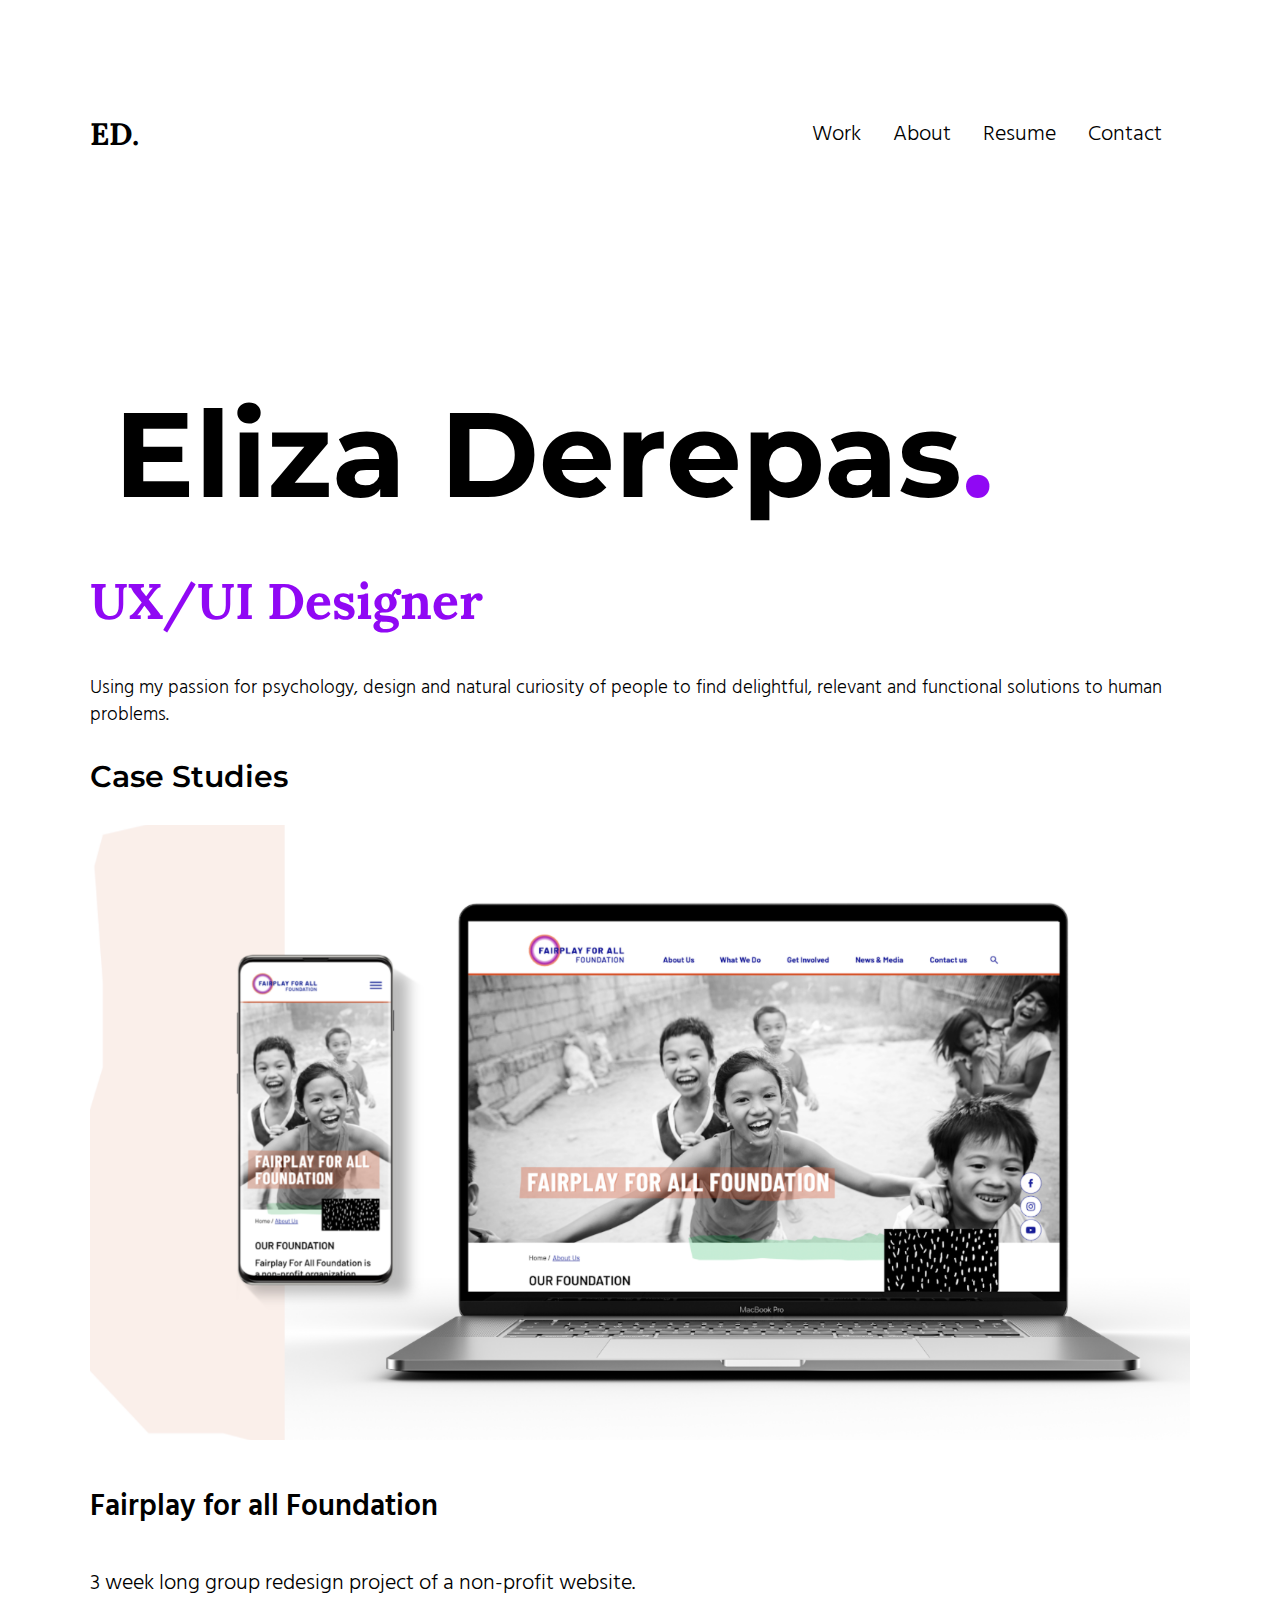
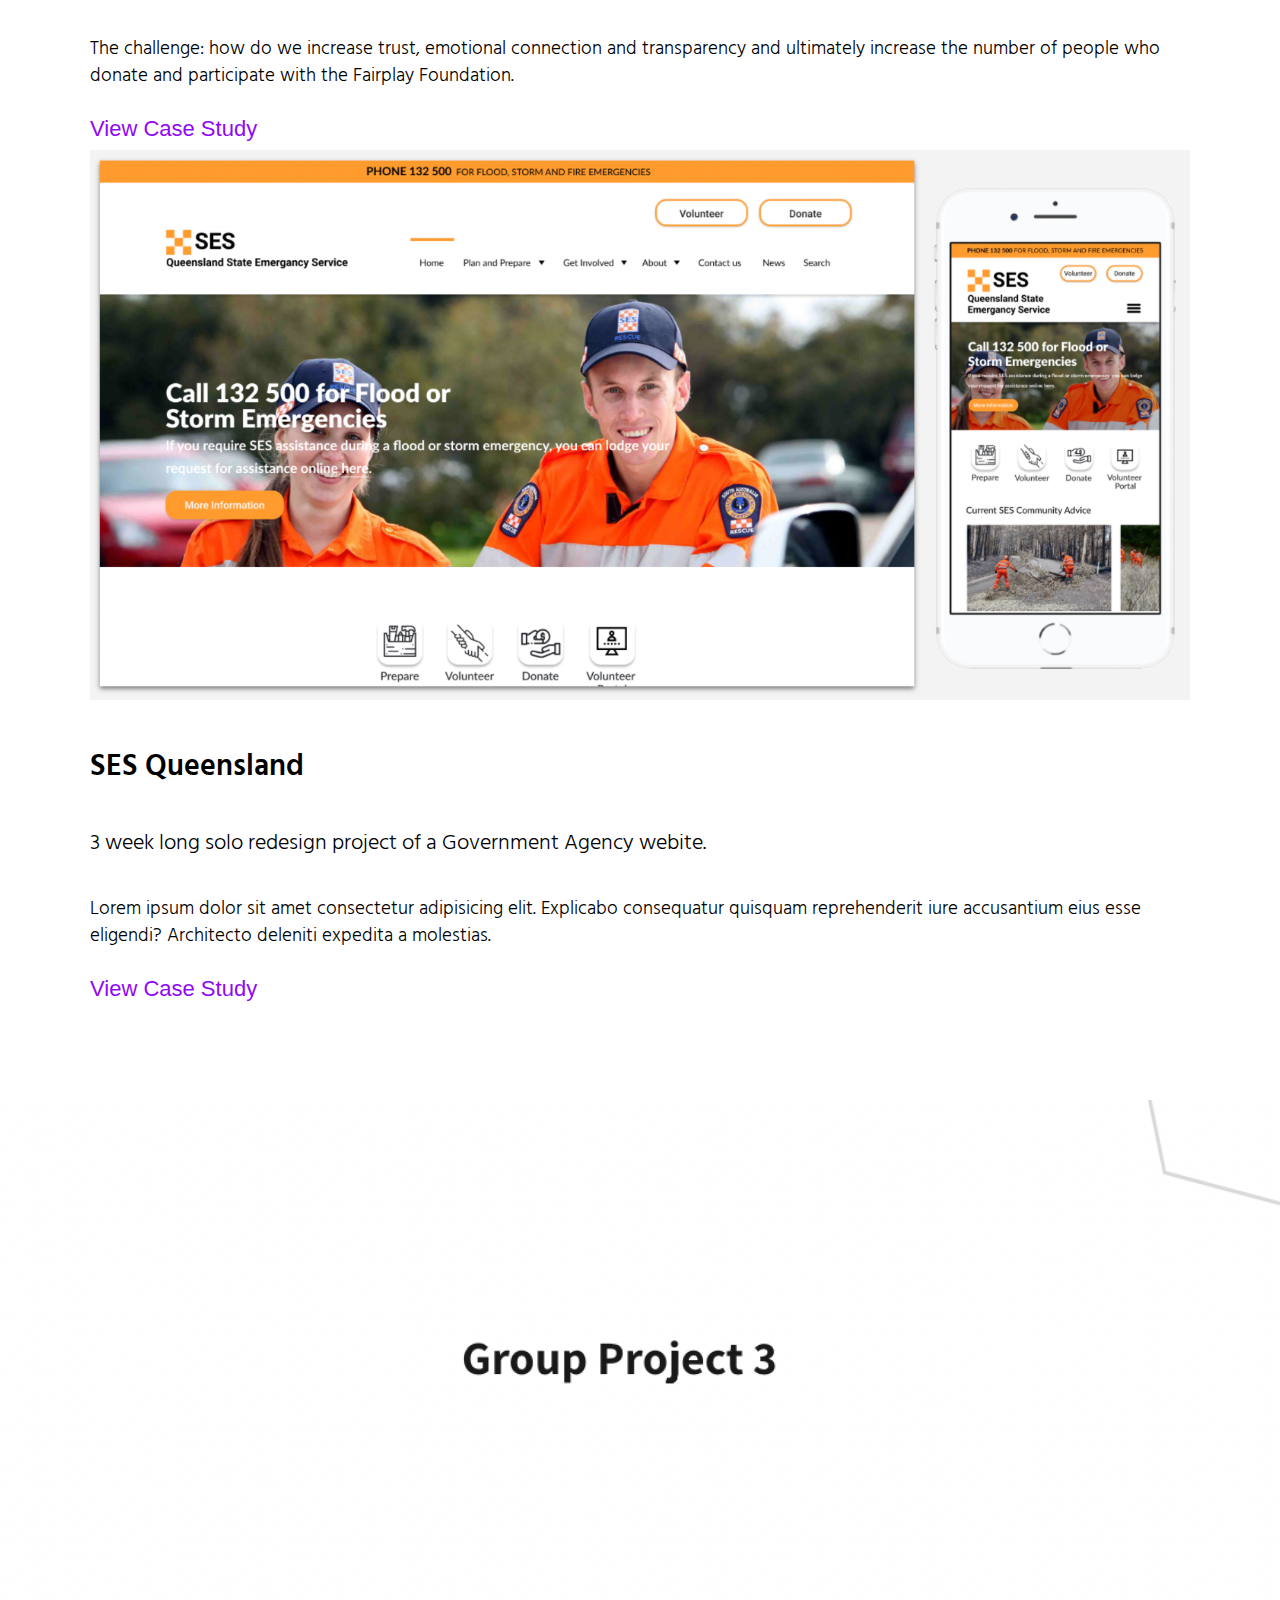
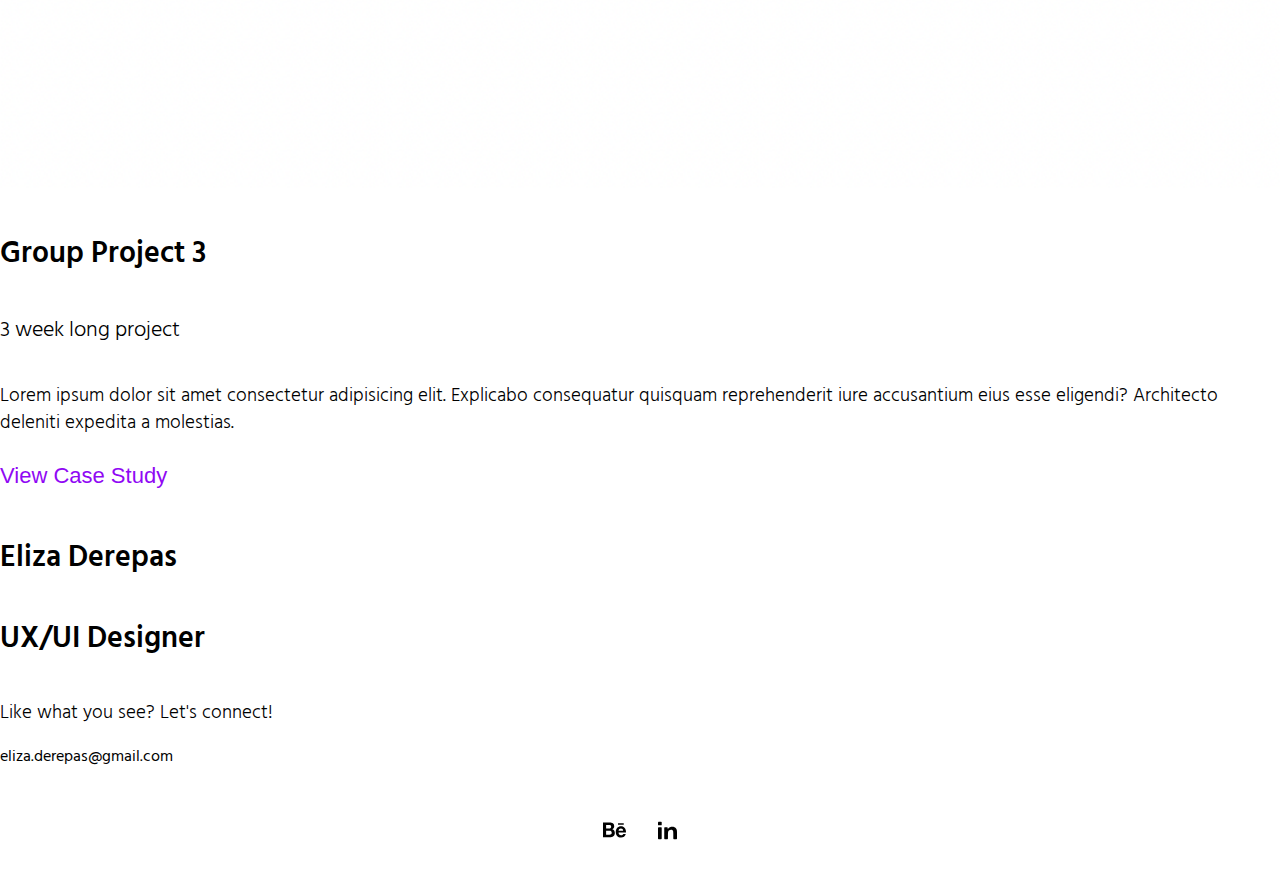
<file: index.html>
<!DOCTYPE html>
<html lang="en">
<head>
    <meta charset="UTF-8">
    <meta name="viewport" content="width=device-width, initial-scale=1.0">
    <title>Document</title>
    <link rel="stylesheet" href="style.css">
    <link rel="preconnect" href="https://fonts.gstatic.com">
    <link href="https://fonts.googleapis.com/css2?family=Montserrat:wght@700&display=swap" rel="stylesheet">
</head>
<body>


    <div class="nav-container">
        <header>
            <a href="index.html" class="logo">ED.</a>
            <nav>
                <ul>
                    <li><a href="work.html">Work</a></li>
                    <li><a href="about.html">About</a></li>
                    <li><a href="resume.html">Resume</a></li>
                    <li><a href="contact.html">Contact</a></li>
                </ul>
            </nav>
        </header>
    </div>

    <main class="grid-container-cols-12">
        
        <div class="hero">
            <div class="rectangle">
                <div class="content">
                <h1>Eliza Derepas<span class="purple">.</span></h1> 
                <h2>UX/UI Designer</h2>
                <p> Using my passion for psychology, design and natural curiosity of people to 
                    find delightful, relevant and functional solutions to human problems.
                </p>
            </div>
        </div>


        <section class="case-studies">
            <h3> Case Studies </h3>

            <div class="container-case-study1">
                
                <div class="imgFAIRPLAY">
                    <img src="images/fairplayimage.png" alt="fairplay images">

                    <div class="textFAIRPLAY">
                        <h4>Fairplay for all Foundation</h4>
                        <h5>3 week long group redesign project of a non-profit website. </h5>
                        <p>The challenge: how do we increase trust, emotional connection and 
                            transparency and ultimately increase the number of people who donate 
                            and participate with the Fairplay Foundation.</p>
                    </div>
                    <button type="button">View Case Study</button>
                </div>
            
            </div>

            <div class="container-case-study2">
                
                    <div class="imgSES">
                        <img src="images/sesimage.png" alt="SES images"> </div>

                        <div class="textSES">
                            <h4>SES Queensland</h4>
                            <h5>3 week long solo redesign project of a Government Agency webite.  
                            </h5>
                            <p>Lorem ipsum dolor sit amet consectetur adipisicing elit. Explicabo 
                            consequatur quisquam reprehenderit iure accusantium eius esse eligendi? 
                            Architecto deleniti expedita a molestias.
                            </p>
                        </div>
                        <button type="button">View Case Study</button>
                    </div>
                
            </div>

            <div class="container-case-study3">
                
                <div class="imgTBD">
                    <img src="images/groupproject3.png" alt="group project 3 images">

                    <div class="textTBD">
                        <h4>Group Project 3</h4>
                        <h5>3 week long project </h5>
                        <p>Lorem ipsum dolor sit amet consectetur adipisicing elit. Explicabo 
                        consequatur quisquam reprehenderit iure accusantium eius esse eligendi? 
                        Architecto deleniti expedita a molestias. </p>
                    </div>
                    <button type="button">View Case Study</button>
                </div>
            
            </div>

        
        </section>
    </main> 

    <footer>
        <h4>Eliza Derepas</h4>
        <h4>UX/UI Designer</h4>
        <p>Like what you see? Let's connect!</p>
        <a href="eliza.derepas@gmail.com">eliza.derepas@gmail.com</a></p>
        <div class="socials">
            <ul>
                <li>
                    <a href="#"><img src="images/behance.svg" alt="behance"></a>
                </li>
                <li>
                    <a href="#"><img src="images/linkedin.svg" alt="linkedin"></a>
                </li>
            </ul>
        </div>
    </footer>
</body>
</html>
</file>
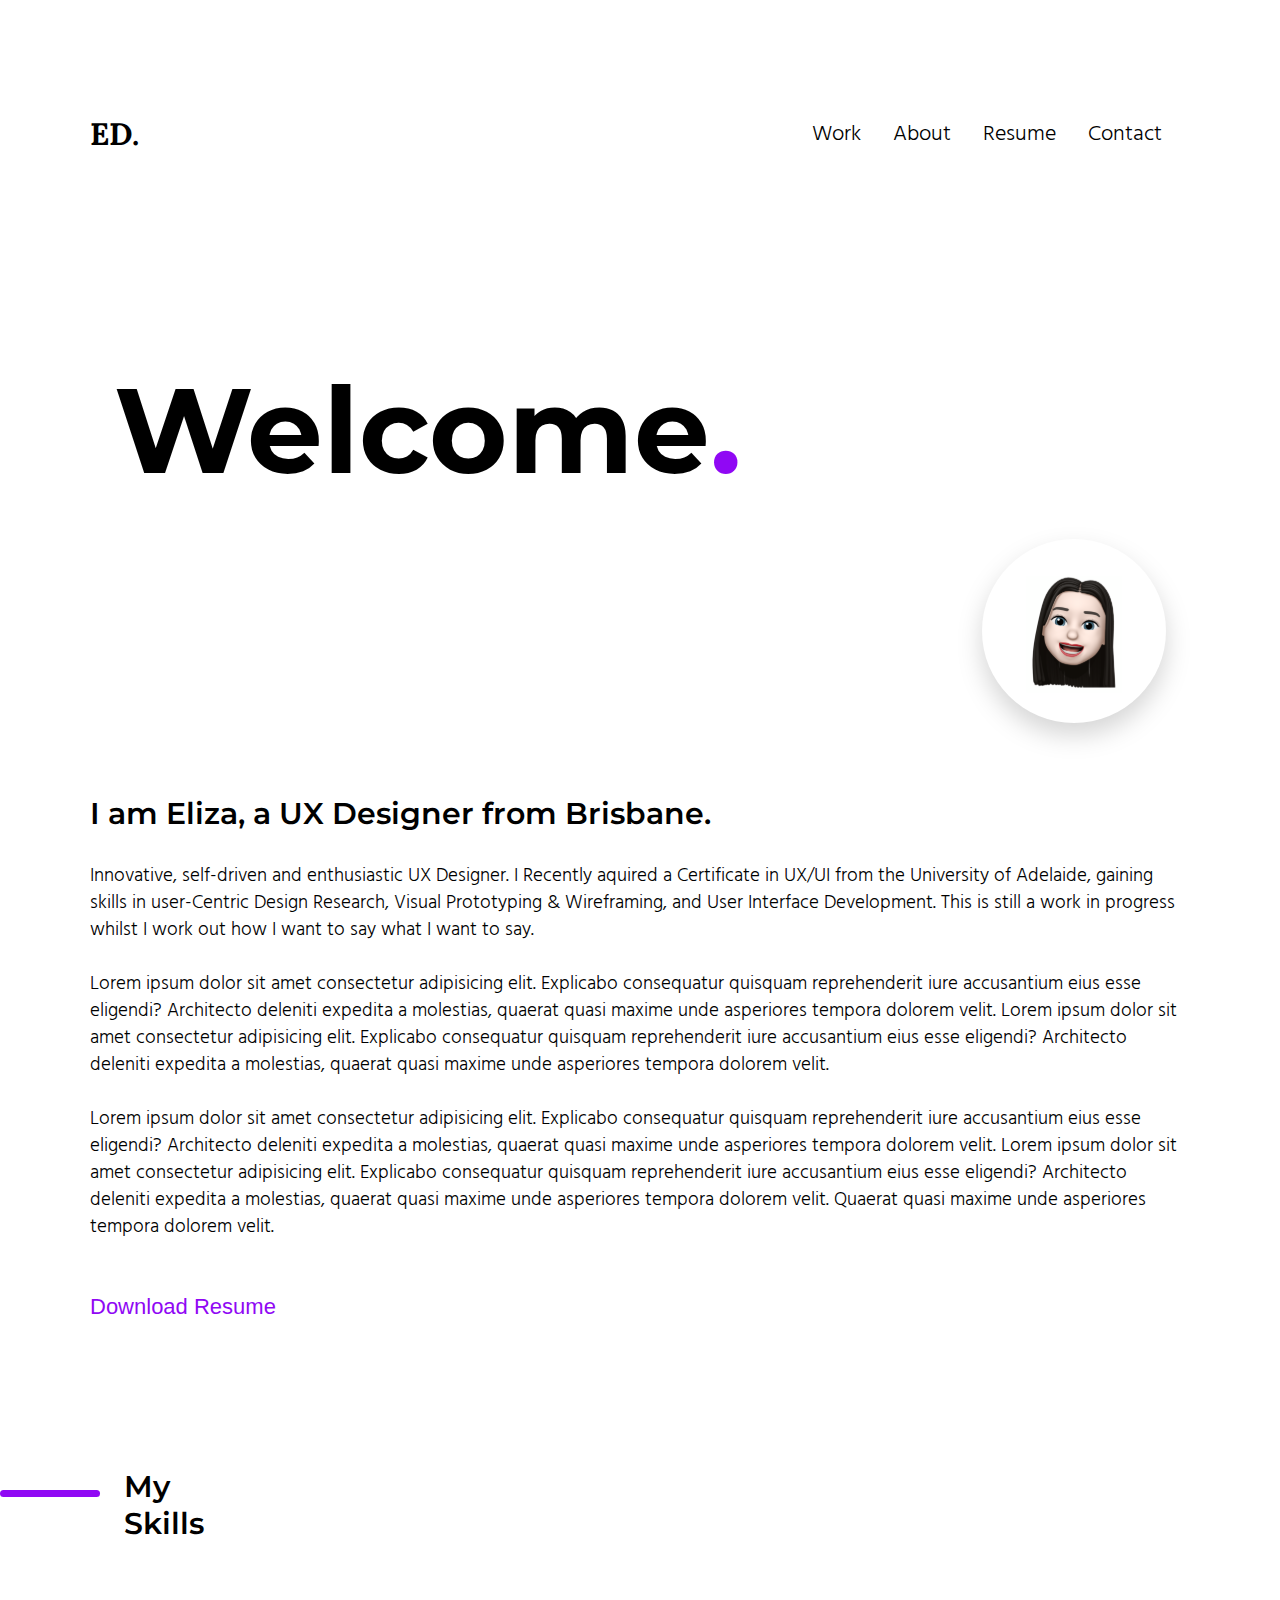
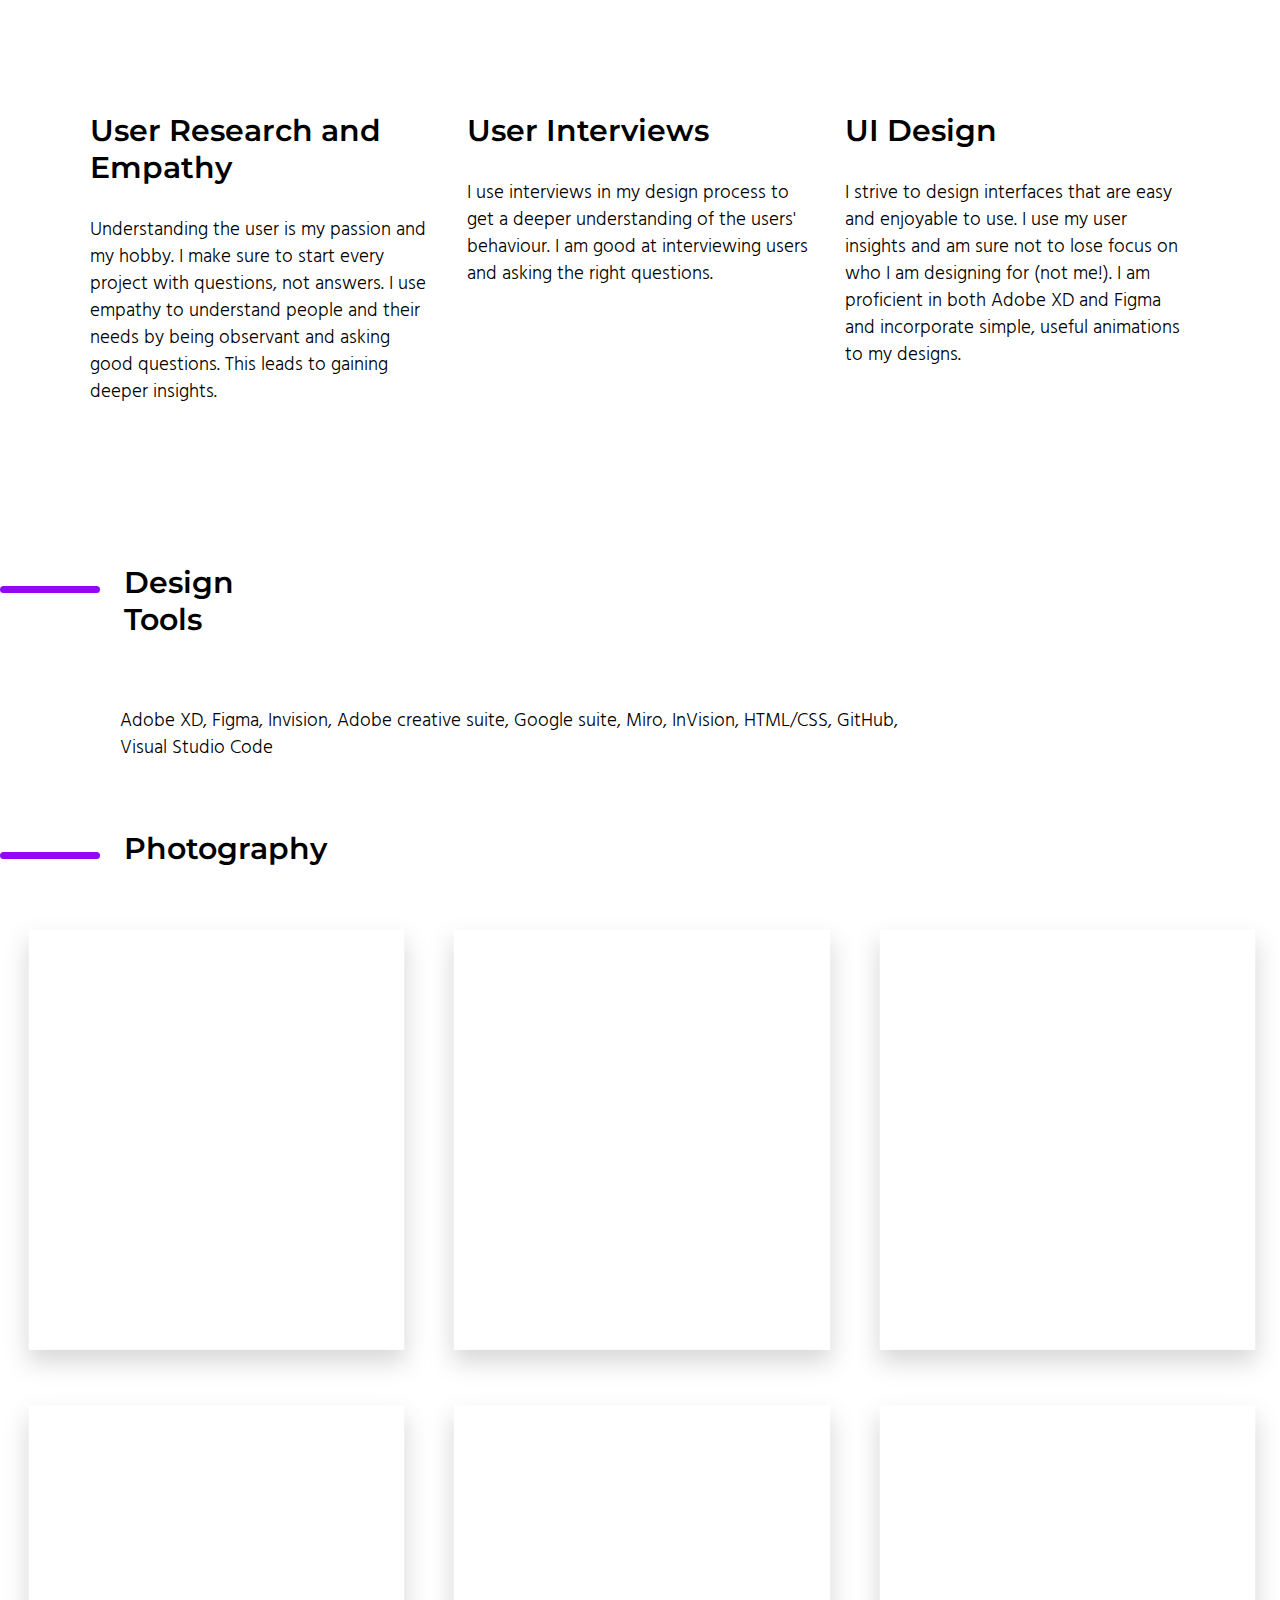
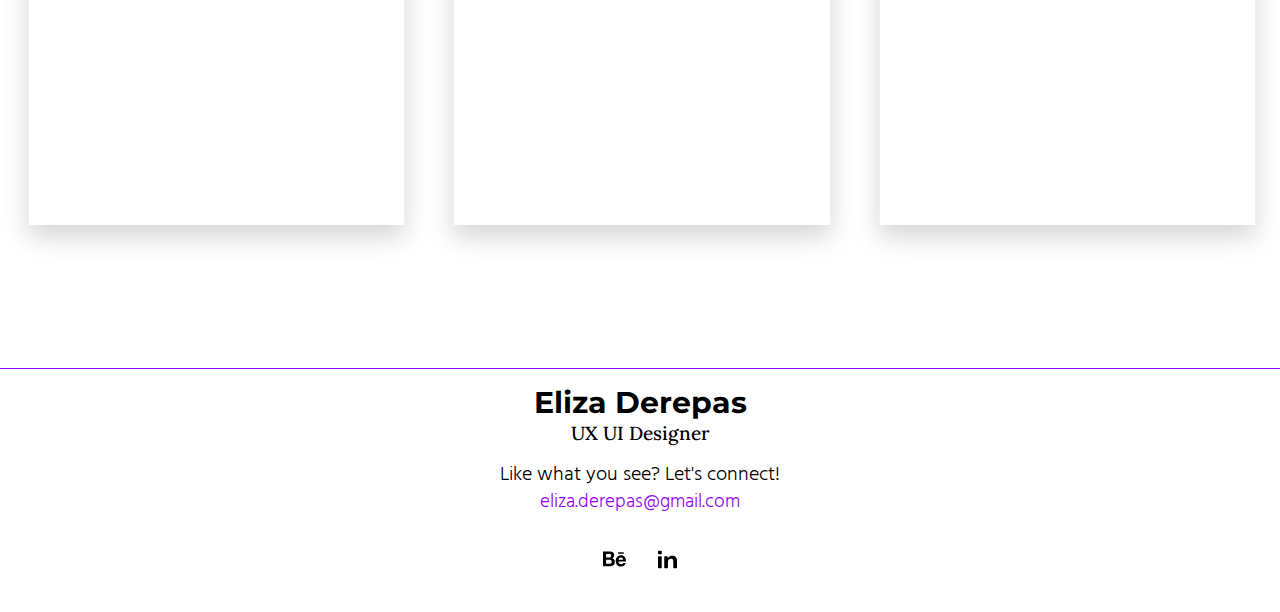
<file: about.html>
<!DOCTYPE html>
<html lang="en">
<head>
    <meta charset="UTF-8">
    <meta name="viewport" content="width=device-width, initial-scale=1.0">
    <title>Document</title>
    <link rel="stylesheet" href="style.css" type="text/css">
    <link rel="preconnect" href="https://fonts.gstatic.com">
    <link href="https://fonts.googleapis.com/css2?family=Montserrat:wght@700&display=swap" rel="stylesheet">
</head>
<body>
    <div class="nav-container">
        <header>
            <a href="index.html" class="logo">ED.</a>
            <nav>
                <ul>
                    <li><a href="work.html">Work</a></li>
                    <li><a href="about.html">About</a></li>
                    <li><a href="resume.html">Resume</a></li>
                    <li><a href="contact.html">Contact</a></li>
                </ul>
            </nav>
        </header>
    </div>
    <section class="hero">
        <div class="content">
            <div class="welcome-heading"><h1>Welcome<span class="purple">.</span></h1></div>
            <div class="avatar">
                <div class="avatar-mask shadow-12"> <img src="images/avatar.svg" alt="avatar"></div>
            </div>
            <h3>I am Eliza, a UX Designer from Brisbane.</h3>
            <p>Innovative, self-driven and enthusiastic UX Designer. I Recently aquired a Certificate in UX/UI from the University of Adelaide, gaining skills in user-Centric Design Research, Visual Prototyping & Wireframing, and User Interface Development.
                This is still a work in progress whilst I work out how I want to say what I want to say.
                <br>
                <br> Lorem ipsum dolor sit amet consectetur adipisicing elit. Explicabo consequatur quisquam reprehenderit iure accusantium eius esse eligendi? Architecto deleniti expedita a molestias, quaerat quasi maxime unde asperiores tempora dolorem
                velit. Lorem ipsum dolor sit amet consectetur adipisicing elit. Explicabo consequatur quisquam reprehenderit iure accusantium eius esse eligendi? Architecto deleniti expedita a molestias, quaerat quasi maxime unde asperiores tempora dolorem
                velit. <br>
                <br> Lorem ipsum dolor sit amet consectetur adipisicing elit. Explicabo consequatur quisquam reprehenderit iure accusantium eius esse eligendi? Architecto deleniti expedita a molestias, quaerat quasi maxime unde asperiores tempora dolorem
                velit. Lorem ipsum dolor sit amet consectetur adipisicing elit. Explicabo consequatur quisquam reprehenderit iure accusantium eius esse eligendi? Architecto deleniti expedita a molestias, quaerat quasi maxime unde asperiores tempora dolorem
                velit. Quaerat quasi maxime unde asperiores tempora dolorem velit.
                <br>
                <br>
            </p>
            <button type="button">Download Resume</button>
        </div>
    </section>


    <div class="rectangle1"></div>
    <div class="myskills"> <h3>My<br>Skills</h3></div>

    <section class="skills">
        

        <div class="skill">
            <h3>User Research and Empathy</h3>
            <p>Understanding the user is my passion and my hobby. I make sure to start every project with questions, 
                not answers. I use empathy to understand people and their needs by being observant and 
                asking good questions. This leads to gaining deeper insights. 

            </p>
        </div>
        <div class="skill">
            <h3>User Interviews</h3>
            <p>I use interviews in my design process to get a deeper understanding of the users' behaviour. 
                I am good at interviewing users and asking the right questions. 
            </p>
        </div>
        <div class="skill">
            <h3>UI Design</h2>
            <p>I strive to design interfaces that are easy and enjoyable to use. I use my user insights and 
                am sure not to lose focus on who I am designing for (not me!). I am proficient in both Adobe XD 
                and Figma and incorporate simple, useful animations to my designs.
            </p>
        </div>
    </section>

    <section>
        <div class="rectangle2"></div>
        
        <div class="designtools"><h3>Design<br>Tools</h3></div>

        <div class="tools-list">
        <p>Adobe XD, Figma, Invision, Adobe creative suite, Google suite, Miro, InVision, HTML/CSS, GitHub, 
            <br>Visual Studio Code</p>
        </div>
    </section>

    <div class="rectangle3"></div>
    <div class="photography"><h3>Photography</h3></div>


   <main class="grid-container-cols-12">
       <div class="photo1"><img src="images/card.svg" alt="pic1"></div>
       <div class="photo2"><img src="images/card.svg" alt="pic2"></div>
       <div class="photo3"><img src="images/card.svg" alt="pic3"></div>
       <div class="photo4"><img src="images/card.svg" alt="pic4"></div>
       <div class="photo5"><img src="images/card.svg" alt="pic5"></div>
       <div class="photo6"><img src="images/card.svg" alt="pic6"></div>
   </main>


   <footer>
        <div class="name">Eliza Derepas</div>
        <div class="title">UX UI Designer</div>
        <div class="strapline">Like what you see? Let's connect!</div>
        <div class="email">
            <a href="eliza.derepas@gmail.com">eliza.derepas@gmail.com</a>
        </div>
        <div class="socials">
                <ul>
                    <li>
                        <a href="#"><img src="images/behance.svg" alt="behance"></a></li>
                    <li>
                        <a href="#"><img src="images/linkedin.svg" alt="linkedin"></a></li>
                </ul>
            </div>
    </footer>

    <a href="#" class="back-to-top">Back to top</a>
    
    <script src="https://ajax.googleapis.com/ajax/libs/jquery/3.5.1/jquery.min.js"></script>
    <script src="js/index.js"></script>


</body>
</html>
</file>
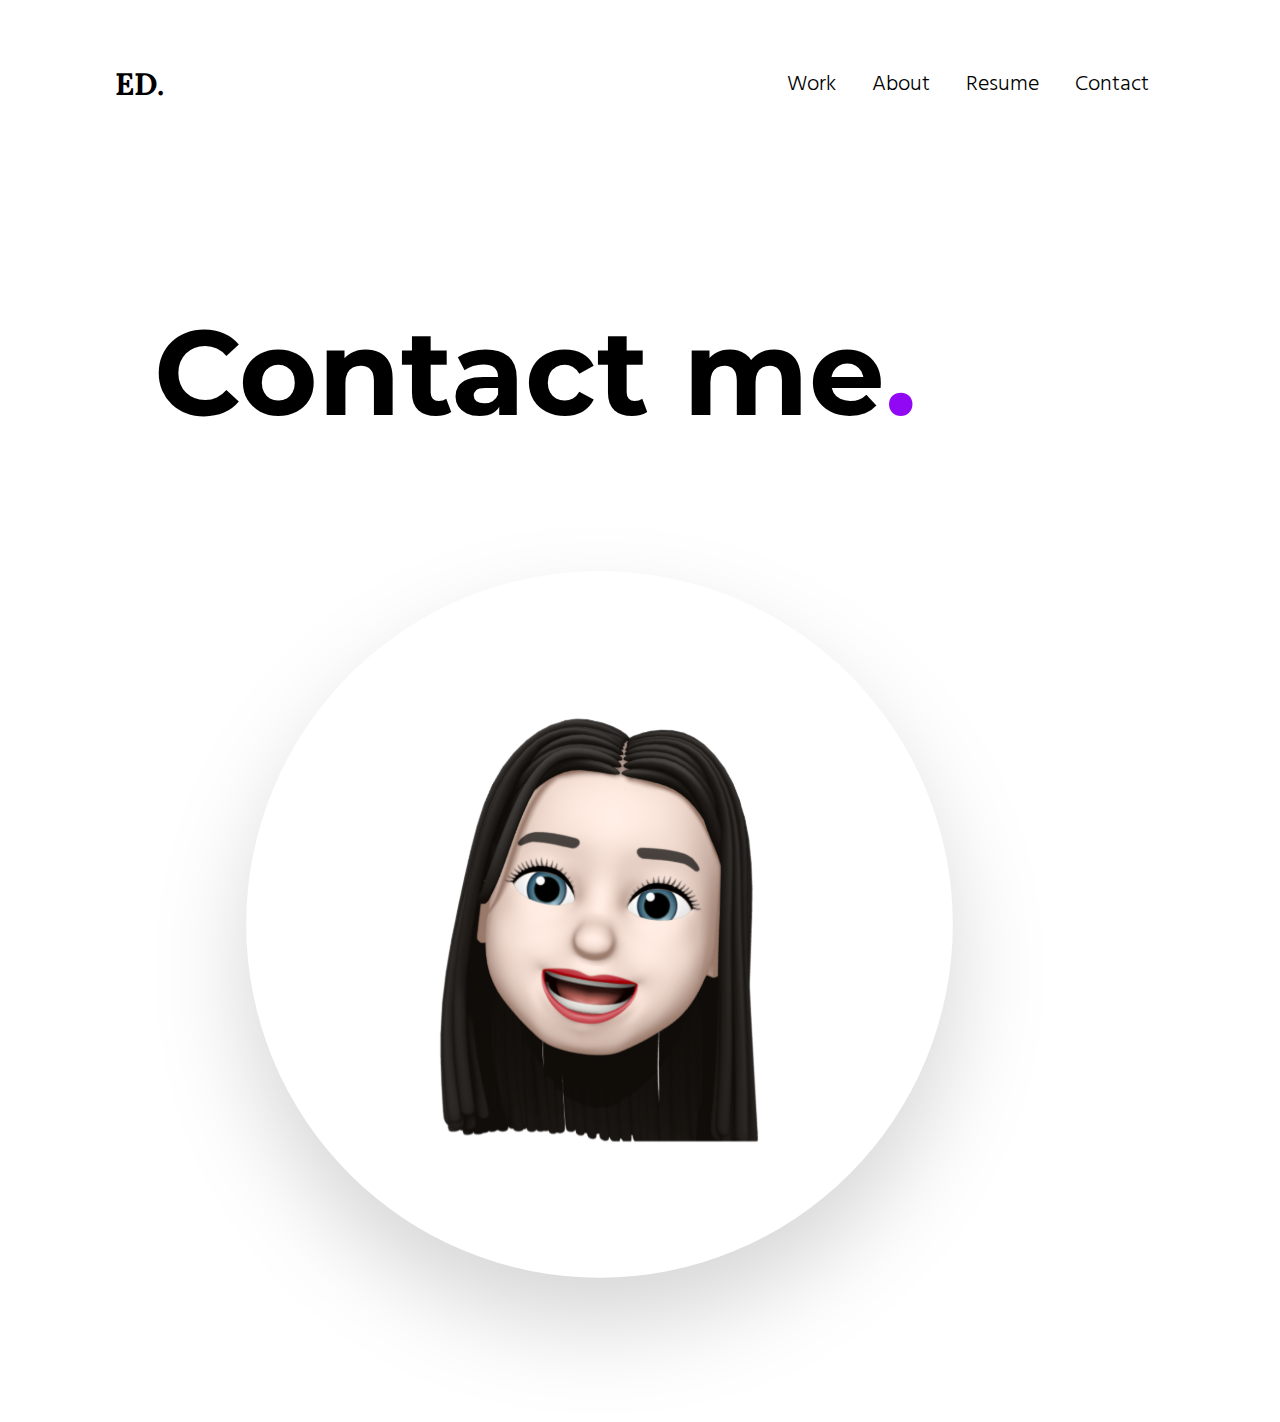
<file: contact.html>
<!DOCTYPE html>
<html lang="en">
<head>
    <meta charset="UTF-8">
    <meta name="viewport" content="width=device-width, initial-scale=1.0">
    <title>Document</title>
    <link rel="stylesheet" href="css/contact.css">
    <link rel="preconnect" href="https://fonts.gstatic.com">
    <link href="https://fonts.googleapis.com/css2?family=Montserrat:wght@700&display=swap" rel="stylesheet">
</head>
<body>

    <section class="header">
        <nav>
            <div a href="index.html" class="logo">ED.</a> </div>
            <div class="navigation-items">
                <a href="work.html" class="nav-item">Work</a>
                <a href="about.html" class="nav-item">About</a>
                <a href="resume.html" class="nav-item">Resume</a>
                <a href="contact.html" class="nav-item">Contact</a>
                </div>
        </nav>  
    </section>   
    
    <section class="hero">
        <div class="content">
            <div class="contact-me-heading"><h1>Contact me<span class="purple">.</span></h1></div>
            <div class="avatar">
                <div class="avatar-mask shadow-12"> <img src="images/avatar.svg" alt="avatar"></div>
            </div>
    </section>
    
    
</body>
</html>
</file>
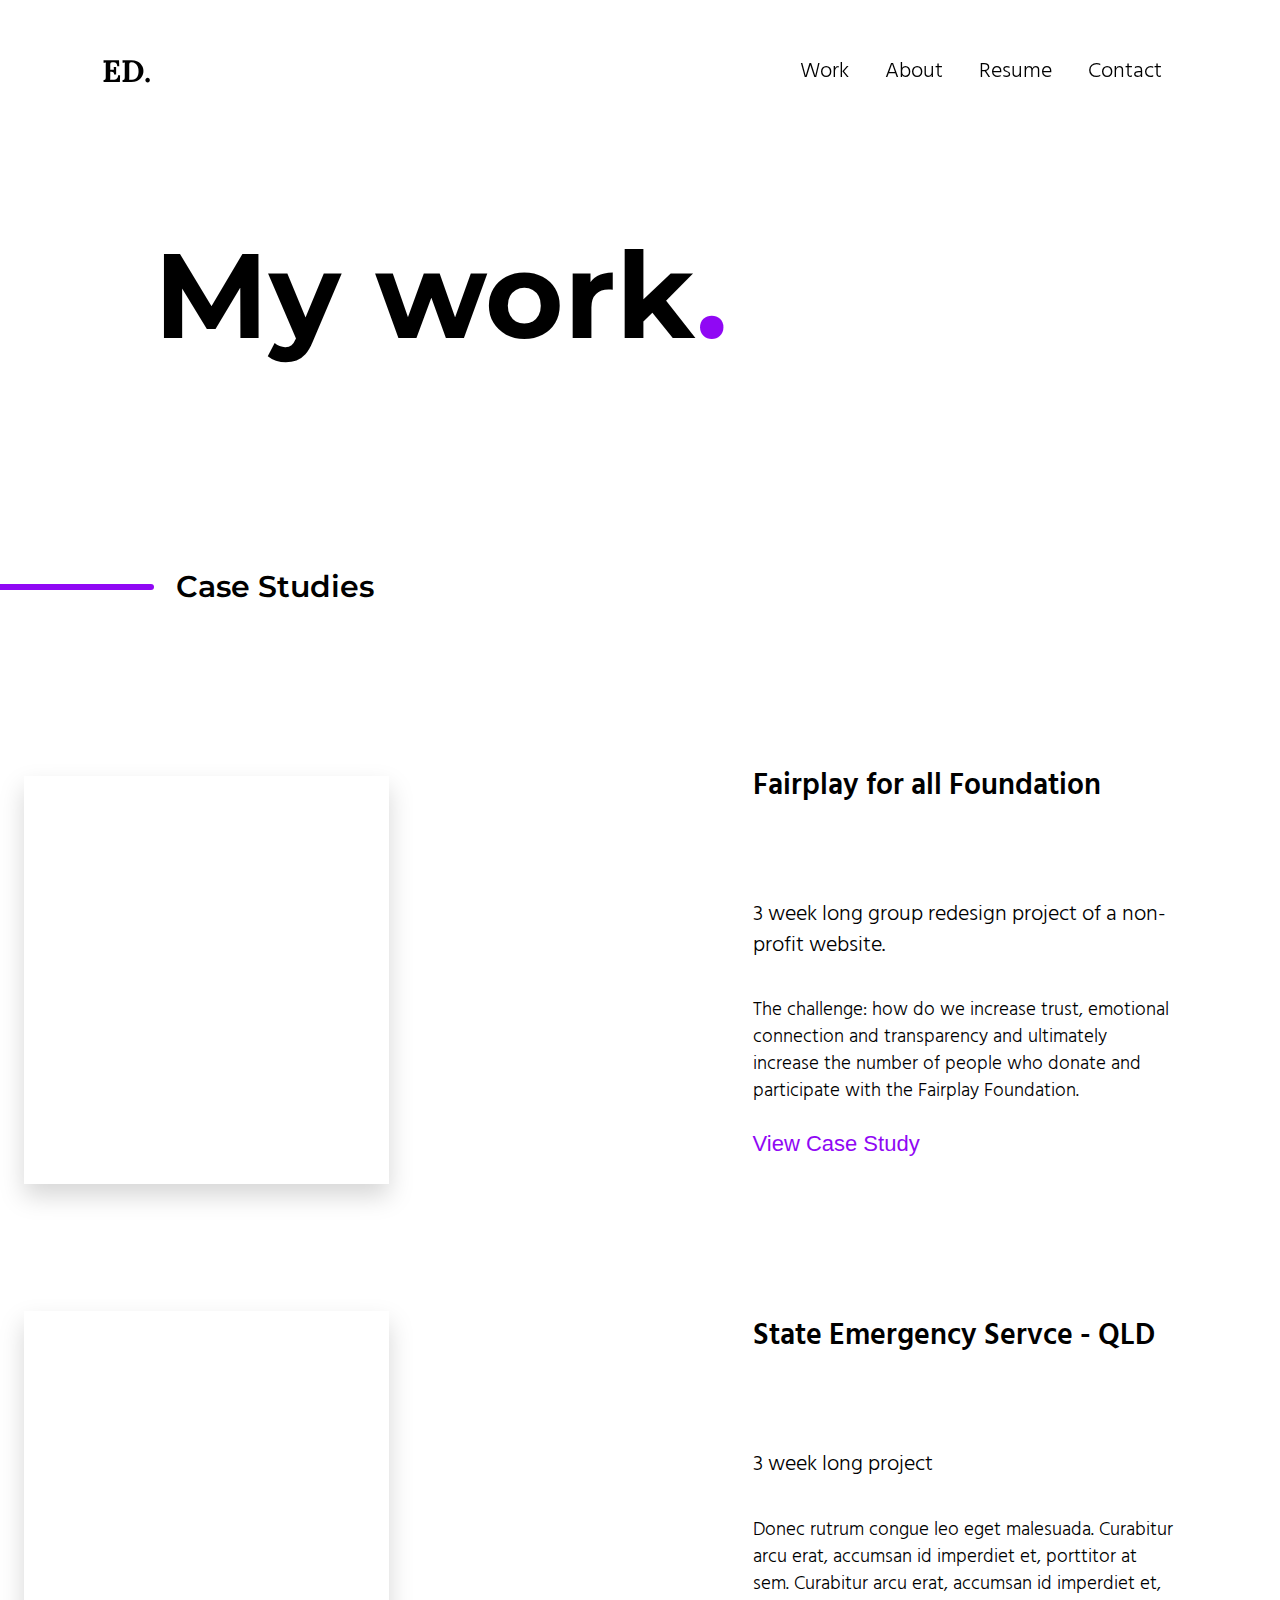
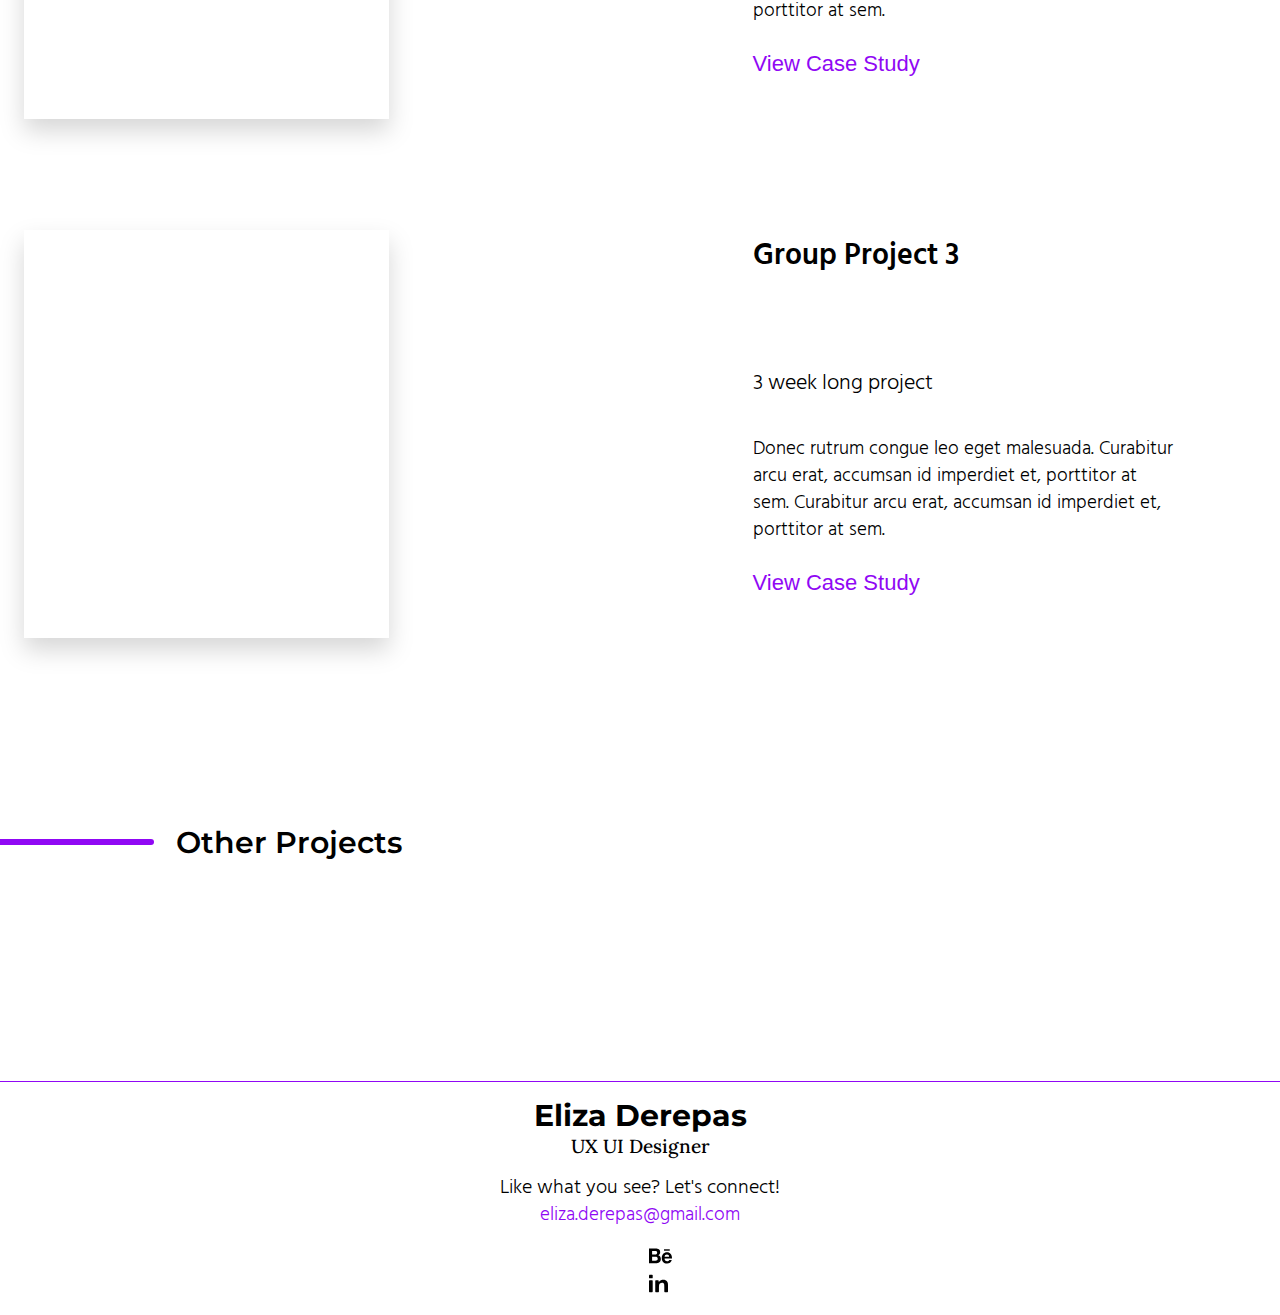
<file: work.html>
<!DOCTYPE html>
<html lang="en">
<head>
    <meta charset="UTF-8">
    <meta name="viewport" content="width=device-width, initial-scale=1.0">
    <title>Document</title>
    <link rel="stylesheet" href="css/workstyle.css">
    <link rel="preconnect" href="https://fonts.gstatic.com">
    <link href="https://fonts.googleapis.com/css2?family=Montserrat:wght@700&display=swap" rel="stylesheet">
</head>
<body>
    <nav>
        <a href="index.html" class="logo">ED.</a>
        <div class="navigation-items">
            <a href="work.html" class="nav-item">Work</a>
            <a href="about.html" class="nav-item">About</a>
            <a href="resume.html" class="nav-item">Resume</a>
            <a href="contact.html" class="nav-item">Contact</a>
        </div>
    </nav>  
    <div id="hero">
        <div class="my-work"><h1> My work<span class="purple">.</span></h1>
        </div>
    </div>
    <div class="sub-heading">
        <div class="accent-line"></div>
        <div><h3>Case Studies</h3></div>
    </div>
    <section class="case-study-grid">
        <div class="thumbnail">
            <img src="images/card.svg" alt="fairplay images">
        </div>
        <div class="details">
            <div class="title"><h4> Fairplay for all Foundation </h4></div>
            <div class="headline"> <h5> 3 week long group redesign project of a non-profit website. </h5></div>
            <div class="description"> <p>The challenge: how do we increase trust, emotional connection and transparency and ultimately increase the number of people who donate and participate with the Fairplay Foundation. </p></div>
            <div class="button"><button>View Case Study</button></div>
        </div>
        <div class="thumbnail">
            <img src="images/card.svg" alt="SES images">
        </div>
        <div class="details">
            <div class="title"><h4> State Emergency Servce - QLD </h4></div>
            <div class="headline"> <h5> 3 week long project </h5></div>
            <div class="description"> <p>Donec rutrum congue leo eget malesuada. Curabitur arcu erat, accumsan id imperdiet et, porttitor at sem. Curabitur arcu erat, accumsan id imperdiet et, porttitor at sem. </p></div>
            <div class="button"><button>View Case Study</button></div>
        </div>
        <div class="thumbnail">
            <img src="images/card.svg" alt="Group project 3 images">
        </div>
        <div class="details">
            <div class="title"><h4> Group Project 3 </h4></div>
            <div class="headline"> <h5> 3 week long project </h5></div>
            <div class="description"> <p>Donec rutrum congue leo eget malesuada. Curabitur arcu erat, accumsan id imperdiet et, porttitor at sem. Curabitur arcu erat, accumsan id imperdiet et, porttitor at sem. </p></div>
            <div class="button"><button>View Case Study</button></div>
        </div>
    </section>
    <div class="sub-heading">
        <div class="accent-line"></div>
        <div><h3>Other Projects</h3></div>
    </div>
  
    <footer>
        <div class="name">Eliza Derepas</div>
        <div class="title">UX UI Designer</div>
        <div class="strapline">Like what you see? Let's connect!</div>
        <div class="email">
            <a href="eliza.derepas@gmail.com">eliza.derepas@gmail.com</a>
        </div>
        <div class="socials">
                <ul>
                    <li>
                        <a href="#"><img src="images/behance.svg" alt="behance"></a></li>
                    <li>
                        <a href="#"><img src="images/linkedin.svg" alt="linkedin"></a></li>
                </ul>
            </div>
    </footer>
    <a href="#" class="back-to-top">Back to top</a>
    <script src="https://ajax.googleapis.com/ajax/libs/jquery/3.5.1/jquery.min.js"></script>
    <script src="js/index.js"></script>
</body>
</html>
</file>
<file: style.css>
@import url('https://fonts.googleapis.com/css2?family=Hind+Madurai:wght@300;400;600&family=Lora:wght@700&family=Montserrat:wght@600;700&display=swap');
body {
    height: 100vh;
    margin: 0;
    font-family: 'Hind Madurai', sans-serif;
}

* {
    box-sizing: border-box;
}

:root {
    --purple: #9008f4;
}

.purple {
    color: var(--purple);
}

h1 {
    font-family: 'Montserrat', sans-serif;
    font-size: 120px;
    font-weight: 700;
}
h2 {
    font-family: 'Lora', serif;
    font-size: 50px;
    font-weight: 700;
    color: #9008f4;
}
h3 {
    font-family: 'Montserrat', sans-serif;
    font-size: 30px;
    font-weight: 600;
}
h4 {
    font-family: 'Hind Madurai', sans-serif;
    font-size: 30px;
    font-weight: 600;
}
h5 {
    font-family: 'Hind Madurai', sans-serif;
    font-size: 22px;
    font-weight: 300;
}
p {
    font-family: 'Hind Madurai', sans-serif;
    font-size: 19px;
    font-weight: 300;
}

button {
    background-color: white;
    border: none;
    color: var(--purple);
    font-size: 22px;
    font-weight: 400;
    padding: 8px 0px;
    border-radius: 24px;
    transition: 240ms;
    border: none;
}
button:hover {
    background-color: var(--purple);
    padding: 8px 24px;
    color: white;
}

ul {
    list-style-type: none;
    margin: 0;
    padding: 0;
}
a {
    text-decoration: none;
}
img {
    width: 100%
}

/* NAV -------------------------------------------------------------------- */
.nav-container {
    background: transparent 98%;
    background-color: white;
}

.logo {
    color: black;
    font-weight: bold;
    font-family: 'Lora', serif;
    font-size: 31px;
    padding: 20px;
}
nav,
ul,
li {
    display: flex;
    justify-content: space-between;
    padding: 16px;
    font-family: 'Hind Madurai', sans-serif;
    font-weight: 300;
    font-size: 22px;
}
a {
    color: black;
}



header {
    display: flex;
    justify-content: space-between;
    padding: 70px;
    margin: auto;
    align-items: center;
}


.back-to-top {
    display: none;
    position: fixed;
    bottom: 50px;
    right: 30px;
    background-color: var(--purple);
    padding: 10px;
    color: white;
    border-radius: 24px;
    font-family: 'Hind Madurai', sans-serif;
    font-weight: 300;
    font-size: 14px;
}

.back-to-top:hover {
    background-color: white;
    color: var(--purple)
}


/* HERO ABOUT PAGE -------------------------------------------------------------------- */

.hero {
    background: white;
    color: black;
    margin: 90px;
} 

.avatar {
    display: flex;
    justify-content: flex-end;
}

h1 {
    margin: 24px;
}

.rectangle1 {
    display: inline-flex;
    background: #9008F4;
    border-radius: 6px;
    width: 100px;
    height: 7px;
}

.myskills {
    display: inline-flex;
    margin: 20px;
}

.skills {
    display: flex;
    flex-flow: row wrap;
    margin: 74px;
}

.skill {
    flex-grow: 1;
    flex-basis: 33%;
    padding: 16px;
    
}

.rectangle2 {
    display: inline-flex;
    background: #9008F4;
    border-radius: 6px;
    width: 100px;
    height: 7px;
    
}
.designtools {
    display: inline-flex;
    margin: 20px;
}

.tools-list p {
    flex-grow: 1;
    flex-basis: 33%;
    margin-inline-start: 120px;
}

.rectangle3 {
    display: inline-flex;
    background: #9008F4;
    border-radius: 6px;
    width: 100px;
    height: 7px;
    
}
.photography {
    display: inline-flex;
    margin: 20px;
}

main {
    width: 100%;

}

.grid-container-cols-12 {
    display: grid;
    grid-template-columns: repeat(12);
    width: 100%;
}

.photo1 {
    grid-column: 2 / 5;
}

.photo2 {
    grid-column: 5 / 8;
}

.photo3 {
    grid-column: 8 / 11;
}

.photo4 {
    grid-column: 2 / 5;
}

.photo5 {
    grid-column: 5 / 8;
}

.photo6 {
    grid-column: 8 / 11;
}

/* FOOTER -----------------------------------------------*/

footer div {
    display: flex;
    width: 100%;
    bottom: 50px;
    justify-content: center;
        align-items: center;
     
  }

  .name {
    border-top: 1px solid var(--purple);
    margin-top: 100px;
    padding-top: 15px;
    font-family: 'Montserrat', sans-serif;
    font-size: 30px;
    font-weight: 700;
  }

  .title {
    padding-bottom: 15px;
    font-family: 'Lora', serif;
    font-size: 19px;
    font-weight: 500;
  }

  .strapline {
    font-family: 'Hind Madurai', sans-serif;
    font-size: 20px;
    font-weight: 300;
  }

  .email a {
    font-family: 'Hind Madurai', sans-serif;
    font-size: 19px;
    font-weight: 300;
    color: #9008f4;
    
  }

.socials {
    display: flex;
    align-items: center;

}

/* FOOTER END -----------------------------------------------*/




/* MEDIA QUERIES -----------------------------------------------*/

@media screen and (max-width: 640px) {
    h1 {
        font-size: 48px;
    }
    .nav-container {
        display: none;
    }


/* MEDIA QUERy FOR MY SKILLS -----------------------------------------------*/
@media screen and (max-width: 900px) {
    .skill {
        flex-basis: 50%;
    }
}

@media screen and (max-width: 640px) {
    .skill {
        flex-basis: 100%;
    }
}



/* MEDIA QUERy FOR PHOTOGRAPHY -----------------------------------------------*/


/* talbet */
@media screen and (max-width: 768px) {
    .grid-container-cols-12 {
        display: grid;
        grid-template-columns: repeat(6);
        width: 100%
       
    }

    .photo1 {
        grid-column: 1 / 3;
    }
    .photo2 {
        grid-column: 4 / 6;
    }
    .photo3 {
        grid-column: 1 / 3;
    }
    .photo4 {
        grid-column: 4 / 6;
    }
    .photo5 {
        grid-column: 1 / 3;
    }
    .photo6 {
        grid-column: 4 / 6;
    }

}

/* mobile */
@media screen and (max-width: 500px) {
    .grid-container-cols-12 {
        display: grid;
        grid-template-columns: 1fr;
        
    }

    .photo1 {
        grid-column: 1 / 2;
    }
    .photo2 {
        grid-column: 1 / 2;
    }
    .photo3 {
        grid-column: 1 / 2;
    }
    .photo4 {
        grid-column: 1 / 2;
    }
    .photo5 {
        grid-column: 1 / 2;
    }
    .photo6 {
        grid-column: 1 / 2;
    }

}

/* MEDIA QUERy END ----------------------------------------------- */
</file>
<file: css/contact.css>
@import url('https://fonts.googleapis.com/css2?family=Hind+Madurai:wght@300;400;600&family=Lora:wght@700&family=Montserrat:wght@600;700&display=swap');

/* Boilerplate stuff --------------------- */

body {
    height: 100vh;
    margin: 0;
    padding: 0%;
    font-family: 'Hind Madurai', sans-serif;
    box-sizing: border-box;
}

:root {
    --purple: #9008f4;
}

.purple {
    color: var(--purple);
}

h1 {
    font-family: 'Montserrat', sans-serif;
    font-size: 120px;
    font-weight: 700;
}
h2 {
    font-family: 'Lora', serif;
    font-size: 50px;
    font-weight: 700;
    color: #9008f4;
}
h3 {
    font-family: 'Montserrat', sans-serif;
    font-size: 30px;
    font-weight: 600;
}
h4 {
    font-family: 'Hind Madurai', sans-serif;
    font-size: 30px;
    font-weight: 600;
}
h5 {
    font-family: 'Hind Madurai', sans-serif;
    font-size: 22px;
    font-weight: 300;
}
p {
    font-family: 'Hind Madurai', sans-serif;
    font-size: 19px;
    font-weight: 300;
}

button {
    background-color: white;
    border: none;
    color: var(--purple);
    font-size: 22px;
    font-weight: 400;
    padding: 8px 0px;
    border-radius: 24px;
    transition: 240ms;
    border: none;
}
button:hover {
    background-color: var(--purple);
    padding: 8px 24px;
    color: white;
}

img {
    width: 100%
}

ul {
    list-style-type: none;
}
a {
    text-decoration: none;
}

/* Navigation --------------------- */

nav {

    display: flex;
    justify-content: space-between;
    align-items: center;
    margin: 5% 9% 9% 9%;
    background: transparent 98%;
    background-color: white;
}

.nav-item {
    padding: 16px;
    color: black;
    font-family: 'Hind Madurai', sans-serif;
    font-weight: 300;
    font-size: 22px;
}

.logo {
    color: black;
    font-family: 'Lora', serif;
    font-weight: bold;
    font-size: 31px;
   
}

/* Hero --------------------- */

.hero {
    display: grid;
    grid-template-columns: repeat(12, 1fr);
    margin: 0 12% 0% 12%;
    justify-content: center;
    gap: 10px;
    grid-auto-rows: minmax(100px, auto);
  
}

.content {
    grid-column: 1 / 12;
}
.contact-me-heading {
    grid-column: 1 / 12 
}

.avatar {
    grid-column: 10 / 12
}

/* Text --------------------- */
</file>
<file: css/workstyle.css>
@import url('https://fonts.googleapis.com/css2?family=Hind+Madurai:wght@300;400;600&family=Lora:wght@700&family=Montserrat:wght@600;700&display=swap');
/* Boilerplate stuff --------------------- */
body {
    margin: 0;
    padding: 0%;
    font-family: 'Hind Madurai', sans-serif;
    box-sizing: border-box;
}
:root {
    --purple: #9008f4;
}
.purple {
    color: var(--purple);
}
h1 {
    font-family: 'Montserrat', sans-serif;
    font-size: 120px;
    font-weight: 700;
}
h2 {
    font-family: 'Lora', serif;
    font-size: 50px;
    font-weight: 700;
    color: #9008f4;
}
h3 {
    font-family: 'Montserrat', sans-serif;
    font-size: 30px;
    font-weight: 600;
}
h4 {
    font-family: 'Hind Madurai', sans-serif;
    font-size: 30px;
    font-weight: 600;
}
h5 {
    font-family: 'Hind Madurai', sans-serif;
    font-size: 22px;
    font-weight: 300;
}
p {
    font-family: 'Hind Madurai', sans-serif;
    font-size: 19px;
    font-weight: 300;
}
button {
    background-color: white;
    border: none;
    color: var(--purple);
    font-size: 22px;
    font-weight: 400;
    padding: 8px 0px;
    border-radius: 24px;
    transition: 240ms;
    border: none;
}
button:hover {
    background-color: var(--purple);
    padding: 8px 24px;
    color: white;
}
ul {
    list-style-type: none;
}
a {
    text-decoration: none;
}
/* Navigation --------------------- */
nav {
    display: flex;
    justify-content: space-between;
    align-items: center;
    background-color: rgba(255, 255, 255, .9);
    position: sticky;
    top: 0;
    padding: 4% 8%;
    z-index: 1000;
}
.nav-item {
    padding: 16px;
    color: black;
    font-family: 'Hind Madurai', sans-serif;
    font-weight: 300;
    font-size: 22px;
}

.nav-item:hover {
    color: var(--purple)
}
.logo {
    color: black;
    font-family: 'Lora', serif;
    font-weight: bold;
    font-size: 31px;
}
/* Hero --------------------- */
#hero {
    display: flex;
    justify-content: flex-start;
    margin: 0 12% 0% 12vw;
}
.sub-heading {
    display: flex;
    margin: 0 12% 0% 0%;
    padding-top: 90px;
    padding-bottom: 90px;
    align-items: center;
}
.accent-line {
    height: 6px;
    width: 12vw;
    margin: 0% 2% 0% 0%;
    background-color: var(--purple);
    border-radius: 0px 24px 24px 0px;
}
/* JQUERY --------------------- */
.back-to-top {
    display: none;
    position: fixed;
    bottom: 50px;
    right: 30px;
    background-color: var(--purple);
    padding: 10px;
    color: white;
    border-radius: 24px;
    font-family: 'Hind Madurai', sans-serif;
    font-weight: 300;
    font-size: 14px;
}
.back-to-top:hover {
    background-color: white;
    color: var(--purple)
}
/* Grid --------------------- */
.case-study-grid {
    display: grid;
    grid-template-columns: repeat(12, 1fr);
    justify-content: center;
    align-items: center;
    gap: 10px;
    grid-auto-rows: minmax(100px, auto);
  }

  .details {
    grid-column: 8 / 12;
    padding-bottom: 100px;
}
.thumbnail {
    grid-column: 1 / 7;
  
}

/* FOOTER -----------------------------------------------*/
footer div {
    display: flex;
    width: 100%;
    bottom: 50px;
    justify-content: center;
  }
  .name {
    border-top: 1px solid var(--purple);
    margin-top: 100px;
    padding-top: 15px;
    font-family: 'Montserrat', sans-serif;
    font-size: 30px;
    font-weight: 700;
  }
  .title {
    padding-bottom: 15px;
    font-family: 'Lora', serif;
    font-size: 19px;
    font-weight: 500;
  }
  .strapline {
    font-family: 'Hind Madurai', sans-serif;
    font-size: 20px;
    font-weight: 300;
  }
  .email a {
    font-family: 'Hind Madurai', sans-serif;
    font-size: 19px;
    font-weight: 300;
    color: #9008f4;
  }
.socials {
    display: flex;
    justify-content: center;
}
</file>
